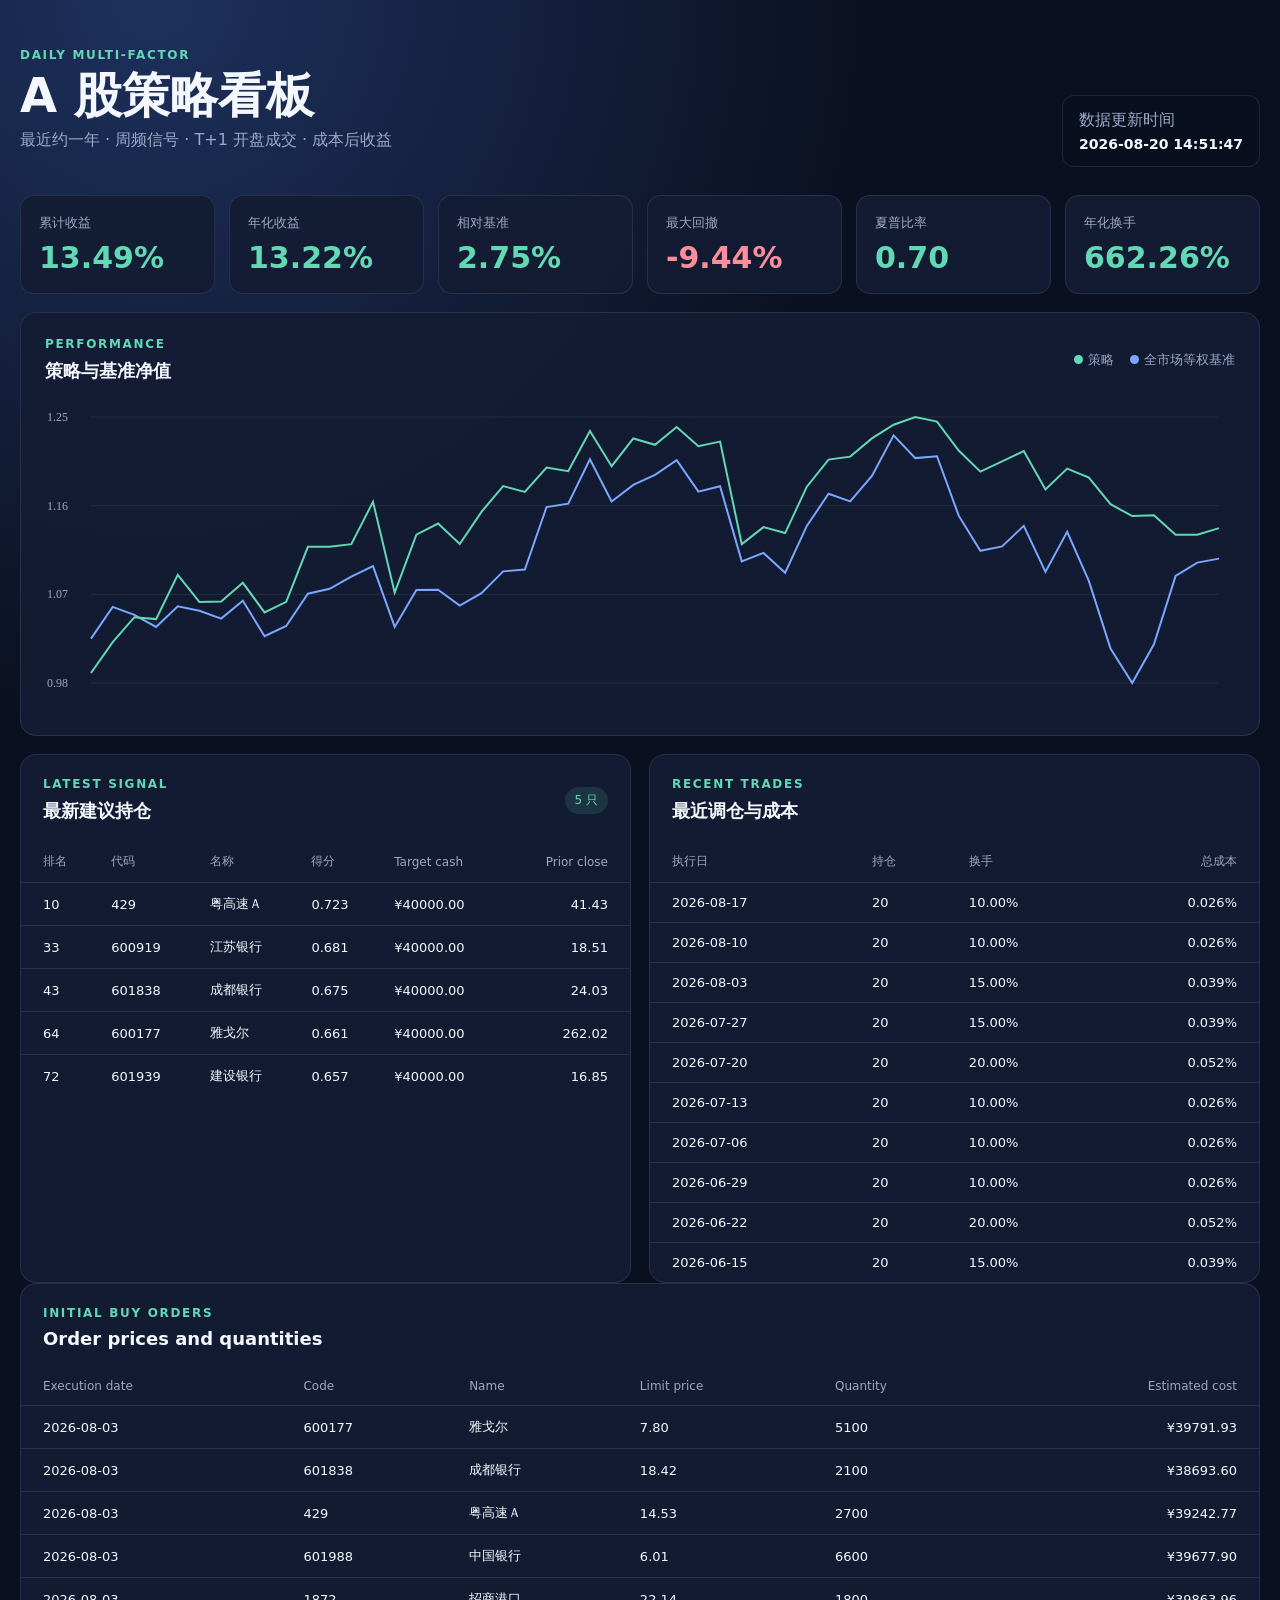
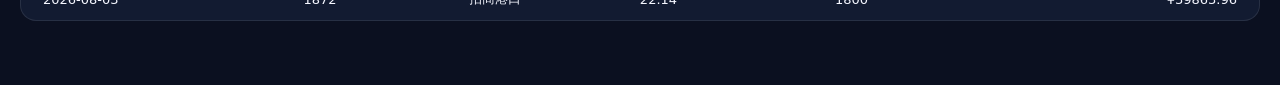
<file: display/index.html>
<!doctype html>
<html lang="zh-CN">
  <head>
    <meta charset="utf-8" />
    <meta name="viewport" content="width=device-width, initial-scale=1" />
    <title>A 股多因子策略看板</title>
    <link rel="stylesheet" href="style.css" />
  </head>
  <body>
    <main class="shell">
      <header class="hero">
        <div>
          <p class="eyebrow">DAILY MULTI-FACTOR</p>
          <h1>A 股策略看板</h1>
          <p class="subtitle">最近约一年 · 周频信号 · T+1 开盘成交 · 成本后收益</p>
        </div>
        <div class="update-box">
          <span>数据更新时间</span>
          <strong id="generated-at">等待回测结果</strong>
        </div>
      </header>

      <section id="metrics" class="metrics" aria-label="策略核心指标"></section>

      <section class="panel chart-panel">
        <div class="panel-heading">
          <div>
            <p class="eyebrow">PERFORMANCE</p>
            <h2>策略与基准净值</h2>
          </div>
          <div class="legend"><span class="strategy-dot"></span>策略 <span class="benchmark-dot"></span>全市场等权基准</div>
        </div>
        <div class="chart-wrap"><canvas id="nav-chart" aria-label="策略与基准净值曲线"></canvas></div>
      </section>

      <section class="grid">
        <article class="panel">
          <div class="panel-heading compact">
            <div>
              <p class="eyebrow">LATEST SIGNAL</p>
              <h2>最新建议持仓</h2>
            </div>
            <span id="portfolio-count" class="pill">0 只</span>
          </div>
          <div class="table-wrap">
            <table>
              <thead><tr><th>排名</th><th>代码</th><th>名称</th><th>得分</th><th>权重</th><th>收盘价</th></tr></thead>
              <tbody id="portfolio-body"></tbody>
            </table>
          </div>
        </article>

        <article class="panel">
          <div class="panel-heading compact">
            <div>
              <p class="eyebrow">RECENT TRADES</p>
              <h2>最近调仓与成本</h2>
            </div>
          </div>
          <div class="table-wrap">
            <table>
              <thead><tr><th>执行日</th><th>持仓</th><th>换手</th><th>总成本</th></tr></thead>
              <tbody id="trades-body"></tbody>
            </table>
          </div>
        </article>
      </section>

      <section class="panel">
        <div class="panel-heading compact">
          <div>
            <p class="eyebrow">INITIAL BUY ORDERS</p>
            <h2>Order prices and quantities</h2>
          </div>
        </div>
        <div class="table-wrap">
          <table>
            <thead><tr><th>Execution date</th><th>Code</th><th>Name</th><th>Limit price</th><th>Quantity</th><th>Estimated cost</th></tr></thead>
            <tbody id="orders-body"></tbody>
          </table>
        </div>
      </section>

      <p id="empty-state" class="empty-state" hidden></p>
    </main>
    <script src="data.js"></script>
    <script src="app.js"></script>
  </body>
</html>
</file>
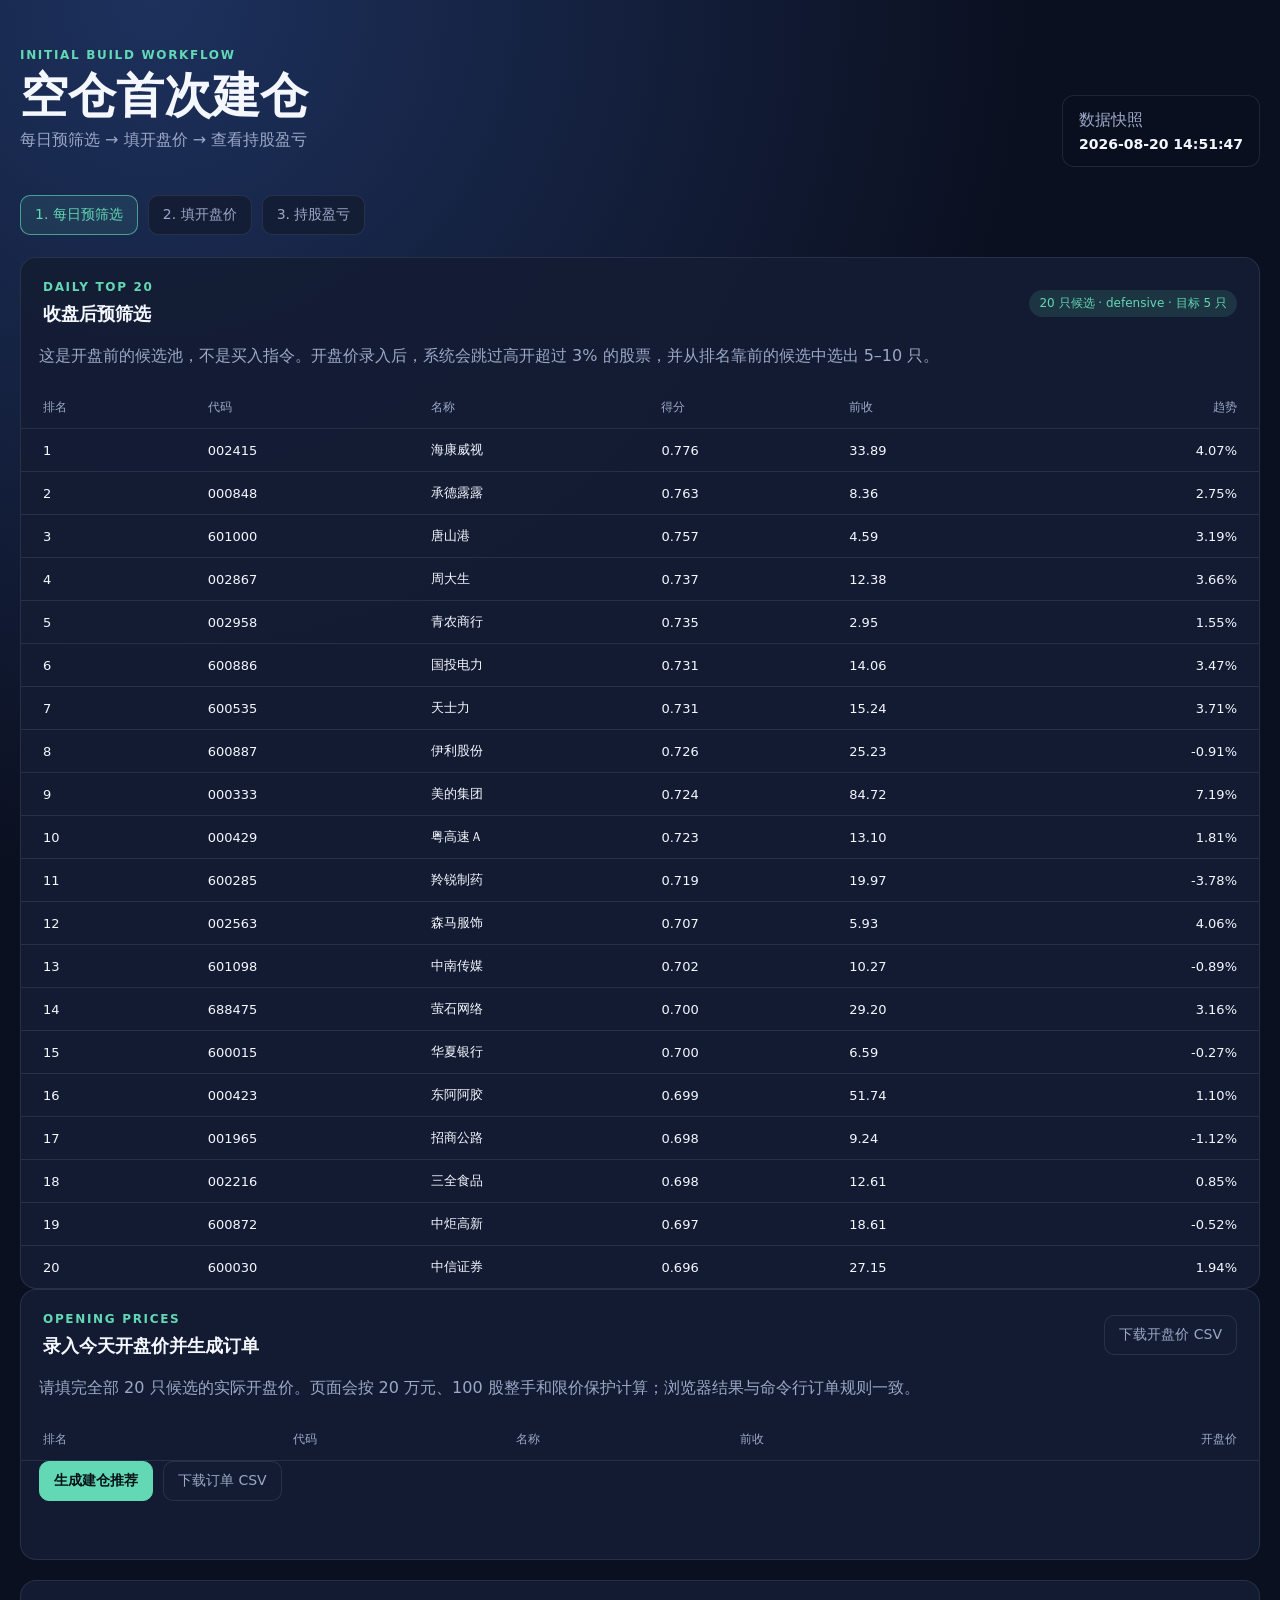
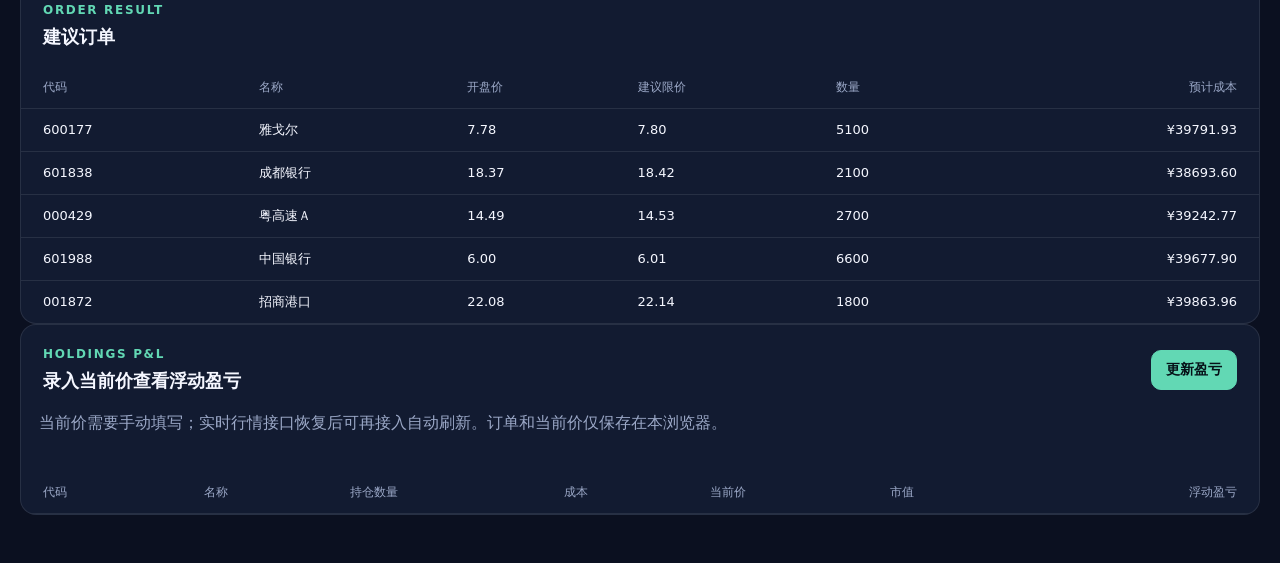
<file: display/trading.html>
<!doctype html>
<html lang="zh-CN">
  <head>
    <meta charset="utf-8" />
    <meta name="viewport" content="width=device-width, initial-scale=1" />
    <title>Initial-build trading workflow</title>
    <link rel="stylesheet" href="style.css" />
    <link rel="stylesheet" href="trading.css" />
  </head>
  <body>
    <main class="shell trading-shell">
      <header class="hero">
        <div>
          <p class="eyebrow">INITIAL BUILD WORKFLOW</p>
          <h1>空仓首次建仓</h1>
          <p class="subtitle">每日预筛选 → 填开盘价 → 查看持股盈亏</p>
        </div>
        <div class="update-box">
          <span>数据快照</span>
          <strong id="workflow-generated-at">等待预筛选数据</strong>
        </div>
      </header>

      <nav class="route-tabs" aria-label="首次建仓流程">
        <a href="#prescreen" data-route-link="prescreen">1. 每日预筛选</a>
        <a href="#opening-prices" data-route-link="opening-prices">2. 填开盘价</a>
        <a href="#holdings" data-route-link="holdings">3. 持股盈亏</a>
      </nav>

      <section id="route-prescreen" class="route-page" data-route-page="prescreen">
        <div class="panel">
          <div class="panel-heading compact">
            <div>
              <p class="eyebrow">DAILY TOP 20</p>
              <h2>收盘后预筛选</h2>
            </div>
            <span id="prescreen-meta" class="pill">--</span>
          </div>
          <p class="route-note">这是开盘前的候选池，不是买入指令。开盘价录入后，系统会跳过高开超过 3% 的股票，并从排名靠前的候选中选出 5–10 只。</p>
          <div class="table-wrap">
            <table>
              <thead><tr><th>排名</th><th>代码</th><th>名称</th><th>得分</th><th>前收</th><th>趋势</th></tr></thead>
              <tbody id="prescreen-body"></tbody>
            </table>
          </div>
        </div>
      </section>

      <section id="route-opening-prices" class="route-page" data-route-page="opening-prices" hidden>
        <div class="panel">
          <div class="panel-heading compact">
            <div>
              <p class="eyebrow">OPENING PRICES</p>
              <h2>录入今天开盘价并生成订单</h2>
            </div>
            <button id="download-open-prices" class="secondary-button" type="button">下载开盘价 CSV</button>
          </div>
          <p class="route-note">请填完全部 20 只候选的实际开盘价。页面会按 20 万元、100 股整手和限价保护计算；浏览器结果与命令行订单规则一致。</p>
          <div class="table-wrap">
            <table>
              <thead><tr><th>排名</th><th>代码</th><th>名称</th><th>前收</th><th>开盘价</th></tr></thead>
              <tbody id="opening-input-body"></tbody>
            </table>
          </div>
          <div class="route-actions">
            <button id="generate-orders" class="primary-button" type="button">生成建仓推荐</button>
            <button id="download-orders" class="secondary-button" type="button" disabled>下载订单 CSV</button>
          </div>
          <p id="order-status" class="route-status" role="status"></p>
        </div>

        <div class="panel">
          <div class="panel-heading compact"><div><p class="eyebrow">ORDER RESULT</p><h2>建议订单</h2></div></div>
          <div class="table-wrap">
            <table>
              <thead><tr><th>代码</th><th>名称</th><th>开盘价</th><th>建议限价</th><th>数量</th><th>预计成本</th></tr></thead>
              <tbody id="order-result-body"></tbody>
            </table>
          </div>
        </div>
      </section>

      <section id="route-holdings" class="route-page" data-route-page="holdings" hidden>
        <div class="panel">
          <div class="panel-heading compact">
            <div>
              <p class="eyebrow">HOLDINGS P&amp;L</p>
              <h2>录入当前价查看浮动盈亏</h2>
            </div>
            <button id="update-pnl" class="primary-button" type="button">更新盈亏</button>
          </div>
          <p class="route-note">当前价需要手动填写；实时行情接口恢复后可再接入自动刷新。订单和当前价仅保存在本浏览器。</p>
          <div id="pnl-summary" class="pnl-summary"></div>
          <div class="table-wrap">
            <table>
              <thead><tr><th>代码</th><th>名称</th><th>持仓数量</th><th>成本</th><th>当前价</th><th>市值</th><th>浮动盈亏</th></tr></thead>
              <tbody id="holdings-body"></tbody>
            </table>
          </div>
        </div>
      </section>
    </main>
    <script src="data.js"></script>
    <script src="trading.js"></script>
  </body>
</html>
</file>
<file: display/style.css>
:root {
  color-scheme: dark;
  --bg: #0b1020;
  --panel: rgba(20, 29, 52, 0.92);
  --line: rgba(255, 255, 255, 0.09);
  --text: #f5f7ff;
  --muted: #9ba8c7;
  --accent: #62d8b4;
  --accent-2: #7aa7ff;
  --danger: #ff8e9d;
}

* { box-sizing: border-box; }
body {
  margin: 0;
  min-width: 320px;
  background: radial-gradient(circle at 12% 0%, #1d315d 0, transparent 36%), var(--bg);
  color: var(--text);
  font-family: "Microsoft YaHei", "PingFang SC", system-ui, sans-serif;
}

.shell { width: min(1280px, calc(100% - 40px)); margin: 0 auto; padding: 48px 0 64px; }
.hero, .panel-heading, .metrics, .grid { display: flex; }
.hero { justify-content: space-between; align-items: end; gap: 24px; margin-bottom: 28px; }
.eyebrow { margin: 0 0 8px; color: var(--accent); font-size: 12px; font-weight: 700; letter-spacing: .14em; }
h1, h2, p { margin-top: 0; }
h1 { margin-bottom: 10px; font-size: clamp(30px, 5vw, 48px); line-height: 1.05; }
h2 { margin-bottom: 0; font-size: 18px; }
.subtitle, .update-box span { color: var(--muted); }
.update-box { min-width: 196px; padding: 14px 16px; border: 1px solid var(--line); border-radius: 12px; background: rgba(9, 15, 31, .4); }
.update-box span, .update-box strong { display: block; }
.update-box strong { margin-top: 5px; font-size: 14px; }

.metrics { gap: 14px; margin-bottom: 18px; }
.metric { flex: 1; min-width: 0; padding: 18px; border: 1px solid var(--line); border-radius: 14px; background: var(--panel); }
.metric span { display: block; color: var(--muted); font-size: 13px; }
.metric strong { display: block; margin-top: 8px; font-size: clamp(21px, 2.4vw, 30px); }
.positive { color: var(--accent); }
.negative { color: var(--danger); }

.panel { border: 1px solid var(--line); border-radius: 16px; background: var(--panel); overflow: hidden; }
.chart-panel { padding: 24px; margin-bottom: 18px; }
.panel-heading { justify-content: space-between; align-items: center; gap: 16px; margin-bottom: 18px; }
.panel-heading.compact { padding: 22px 22px 0; }
.legend { color: var(--muted); font-size: 13px; white-space: nowrap; }
.strategy-dot, .benchmark-dot { display: inline-block; width: 9px; height: 9px; margin: 0 5px 0 12px; border-radius: 50%; }
.strategy-dot { background: var(--accent); margin-left: 0; }
.benchmark-dot { background: var(--accent-2); }
.chart-wrap { height: 310px; }
canvas { display: block; width: 100%; height: 100%; }

.grid { gap: 18px; align-items: stretch; }
.grid > .panel { flex: 1; min-width: 0; }
.pill { padding: 5px 10px; border-radius: 999px; background: rgba(98, 216, 180, .13); color: var(--accent); font-size: 12px; }
.table-wrap { overflow-x: auto; }
table { width: 100%; border-collapse: collapse; font-size: 13px; }
th, td { padding: 12px 14px; border-bottom: 1px solid var(--line); text-align: left; white-space: nowrap; }
th { color: var(--muted); font-size: 12px; font-weight: 500; }
tbody tr:last-child td { border-bottom: 0; }
td:first-child, th:first-child { padding-left: 22px; }
td:last-child, th:last-child { padding-right: 22px; text-align: right; }
.empty-state { margin: 24px 0 0; color: var(--muted); text-align: center; }

@media (max-width: 780px) {
  .shell { width: min(100% - 24px, 640px); padding-top: 28px; }
  .hero, .metrics, .grid { display: block; }
  .update-box { margin-top: 18px; }
  .metric { margin-bottom: 10px; }
  .grid > .panel { margin-bottom: 14px; }
  .chart-panel { padding: 18px 14px; }
  .chart-wrap { height: 240px; }
  .legend { font-size: 11px; }
}
</file>
<file: display/trading.css>
.trading-shell { padding-bottom: 48px; }
.route-tabs { display: flex; gap: 10px; margin: 22px 0; flex-wrap: wrap; }
.route-tabs a, .primary-button, .secondary-button { border-radius: 10px; padding: 10px 14px; font: inherit; font-size: 14px; text-decoration: none; cursor: pointer; }
.route-tabs a, .secondary-button { color: var(--muted); border: 1px solid var(--line); background: var(--panel); }
.route-tabs a.active { color: var(--accent); border-color: rgba(98,216,180,.65); background: rgba(98,216,180,.10); }
.primary-button { color: #061118; border: 1px solid var(--accent); background: var(--accent); font-weight: 700; }
.secondary-button:disabled { cursor: not-allowed; opacity: .45; }
.route-page { display: grid; gap: 20px; }
.route-note { margin: 0 18px 18px; color: var(--muted); line-height: 1.55; }
.open-price-input, .current-price-input { width: 110px; color: var(--text); background: rgba(3, 8, 20, .55); border: 1px solid var(--line); border-radius: 7px; padding: 7px 8px; font: inherit; }
.route-actions { display: flex; gap: 10px; padding: 0 18px 18px; flex-wrap: wrap; }
.route-status { min-height: 22px; margin: 0 18px 18px; color: var(--muted); }
.route-status.error { color: #ff8b8b; }
.route-status.success { color: var(--accent); }
.pnl-summary { display: flex; gap: 18px; flex-wrap: wrap; margin: 0 18px 18px; color: var(--muted); }
.pnl-summary strong { color: var(--text); margin-left: 6px; }
</file>
